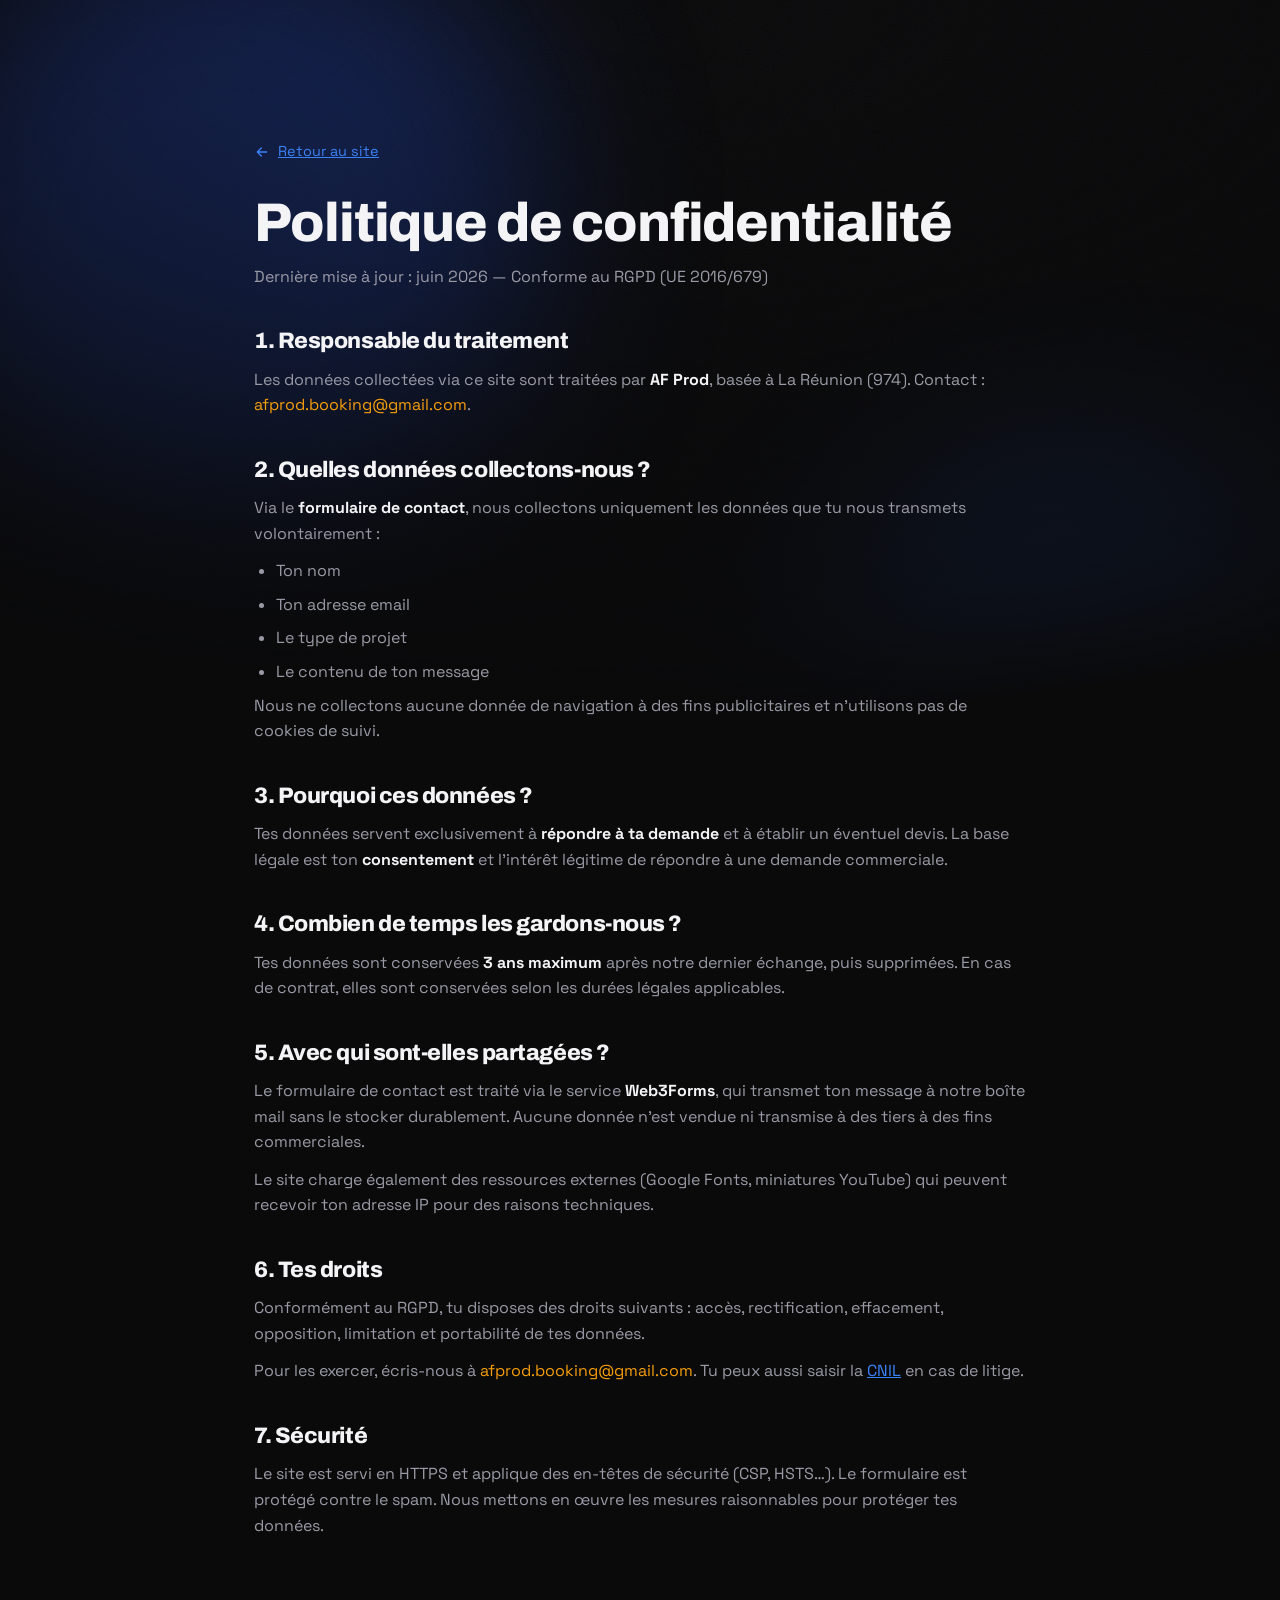
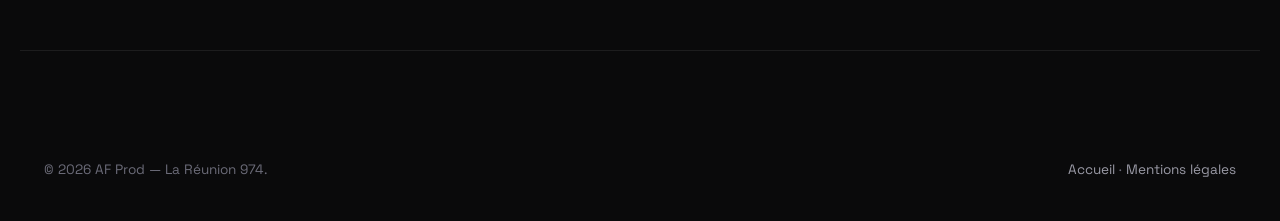
<file: confidentialite.html>
<!DOCTYPE html>
<html lang="fr">
<head>
  <meta charset="UTF-8" />
  <meta name="viewport" content="width=device-width, initial-scale=1.0" />
  <meta name="theme-color" content="#0A0A0B" />
  <title>Politique de confidentialité — AF Prod</title>
  <meta name="description" content="Politique de confidentialité et gestion des données personnelles du site AF Prod (RGPD)." />
  <meta name="robots" content="noindex, follow" />
  <link rel="canonical" href="https://af-prod.re/confidentialite.html" />
  <link rel="icon" type="image/svg+xml" href="image/favicon.svg" />
  <link rel="preconnect" href="https://fonts.googleapis.com" />
  <link rel="preconnect" href="https://fonts.gstatic.com" crossorigin />
  <link href="https://fonts.googleapis.com/css2?family=Archivo:wght@400;600;700;800;900&family=Space+Grotesk:wght@300;400;500;600;700&display=swap" rel="stylesheet" />
  <link rel="stylesheet" href="css/style.css?v=2" />
</head>
<body>
  <div class="aurora" aria-hidden="true">
    <span class="aurora__blob aurora__blob--1"></span>
    <span class="aurora__blob aurora__blob--2"></span>
  </div>
  <div class="grain" aria-hidden="true"></div>

  <main class="legal">
    <a href="index.html" class="legal__back">
      <svg width="16" height="16" viewBox="0 0 24 24" fill="none" stroke="currentColor" stroke-width="2" stroke-linecap="round" stroke-linejoin="round"><path d="M19 12H5M11 18l-6-6 6-6"/></svg>
      Retour au site
    </a>

    <h1>Politique de confidentialité</h1>
    <p class="legal__updated">Dernière mise à jour : juin 2026 — Conforme au RGPD (UE 2016/679)</p>

    <h2>1. Responsable du traitement</h2>
    <p>Les données collectées via ce site sont traitées par <strong>AF Prod</strong>, basée à La Réunion (974). Contact : <span class="todo">afprod.booking@gmail.com</span>.</p>

    <h2>2. Quelles données collectons-nous ?</h2>
    <p>Via le <strong>formulaire de contact</strong>, nous collectons uniquement les données que tu nous transmets volontairement :</p>
    <ul>
      <li>Ton nom</li>
      <li>Ton adresse email</li>
      <li>Le type de projet</li>
      <li>Le contenu de ton message</li>
    </ul>
    <p>Nous ne collectons aucune donnée de navigation à des fins publicitaires et n'utilisons pas de cookies de suivi.</p>

    <h2>3. Pourquoi ces données ?</h2>
    <p>Tes données servent exclusivement à <strong>répondre à ta demande</strong> et à établir un éventuel devis. La base légale est ton <strong>consentement</strong> et l'intérêt légitime de répondre à une demande commerciale.</p>

    <h2>4. Combien de temps les gardons-nous ?</h2>
    <p>Tes données sont conservées <strong>3 ans maximum</strong> après notre dernier échange, puis supprimées. En cas de contrat, elles sont conservées selon les durées légales applicables.</p>

    <h2>5. Avec qui sont-elles partagées ?</h2>
    <p>Le formulaire de contact est traité via le service <strong>Web3Forms</strong>, qui transmet ton message à notre boîte mail sans le stocker durablement. Aucune donnée n'est vendue ni transmise à des tiers à des fins commerciales.</p>
    <p>Le site charge également des ressources externes (Google Fonts, miniatures YouTube) qui peuvent recevoir ton adresse IP pour des raisons techniques.</p>

    <h2>6. Tes droits</h2>
    <p>Conformément au RGPD, tu disposes des droits suivants : accès, rectification, effacement, opposition, limitation et portabilité de tes données.</p>
    <p>Pour les exercer, écris-nous à <span class="todo">afprod.booking@gmail.com</span>. Tu peux aussi saisir la <a href="https://www.cnil.fr" target="_blank" rel="noopener">CNIL</a> en cas de litige.</p>

    <h2>7. Sécurité</h2>
    <p>Le site est servi en HTTPS et applique des en-têtes de sécurité (CSP, HSTS…). Le formulaire est protégé contre le spam. Nous mettons en œuvre les mesures raisonnables pour protéger tes données.</p>
  </main>

  <footer class="footer">
    <div class="footer__bottom">
      <p>© <span id="year">2026</span> AF Prod — La Réunion 974.</p>
      <p><a href="index.html" style="color:var(--muted)">Accueil</a> · <a href="mentions-legales.html" style="color:var(--muted)">Mentions légales</a></p>
    </div>
  </footer>

  <script>document.getElementById('year').textContent = new Date().getFullYear();</script>
</body>
</html>
</file>
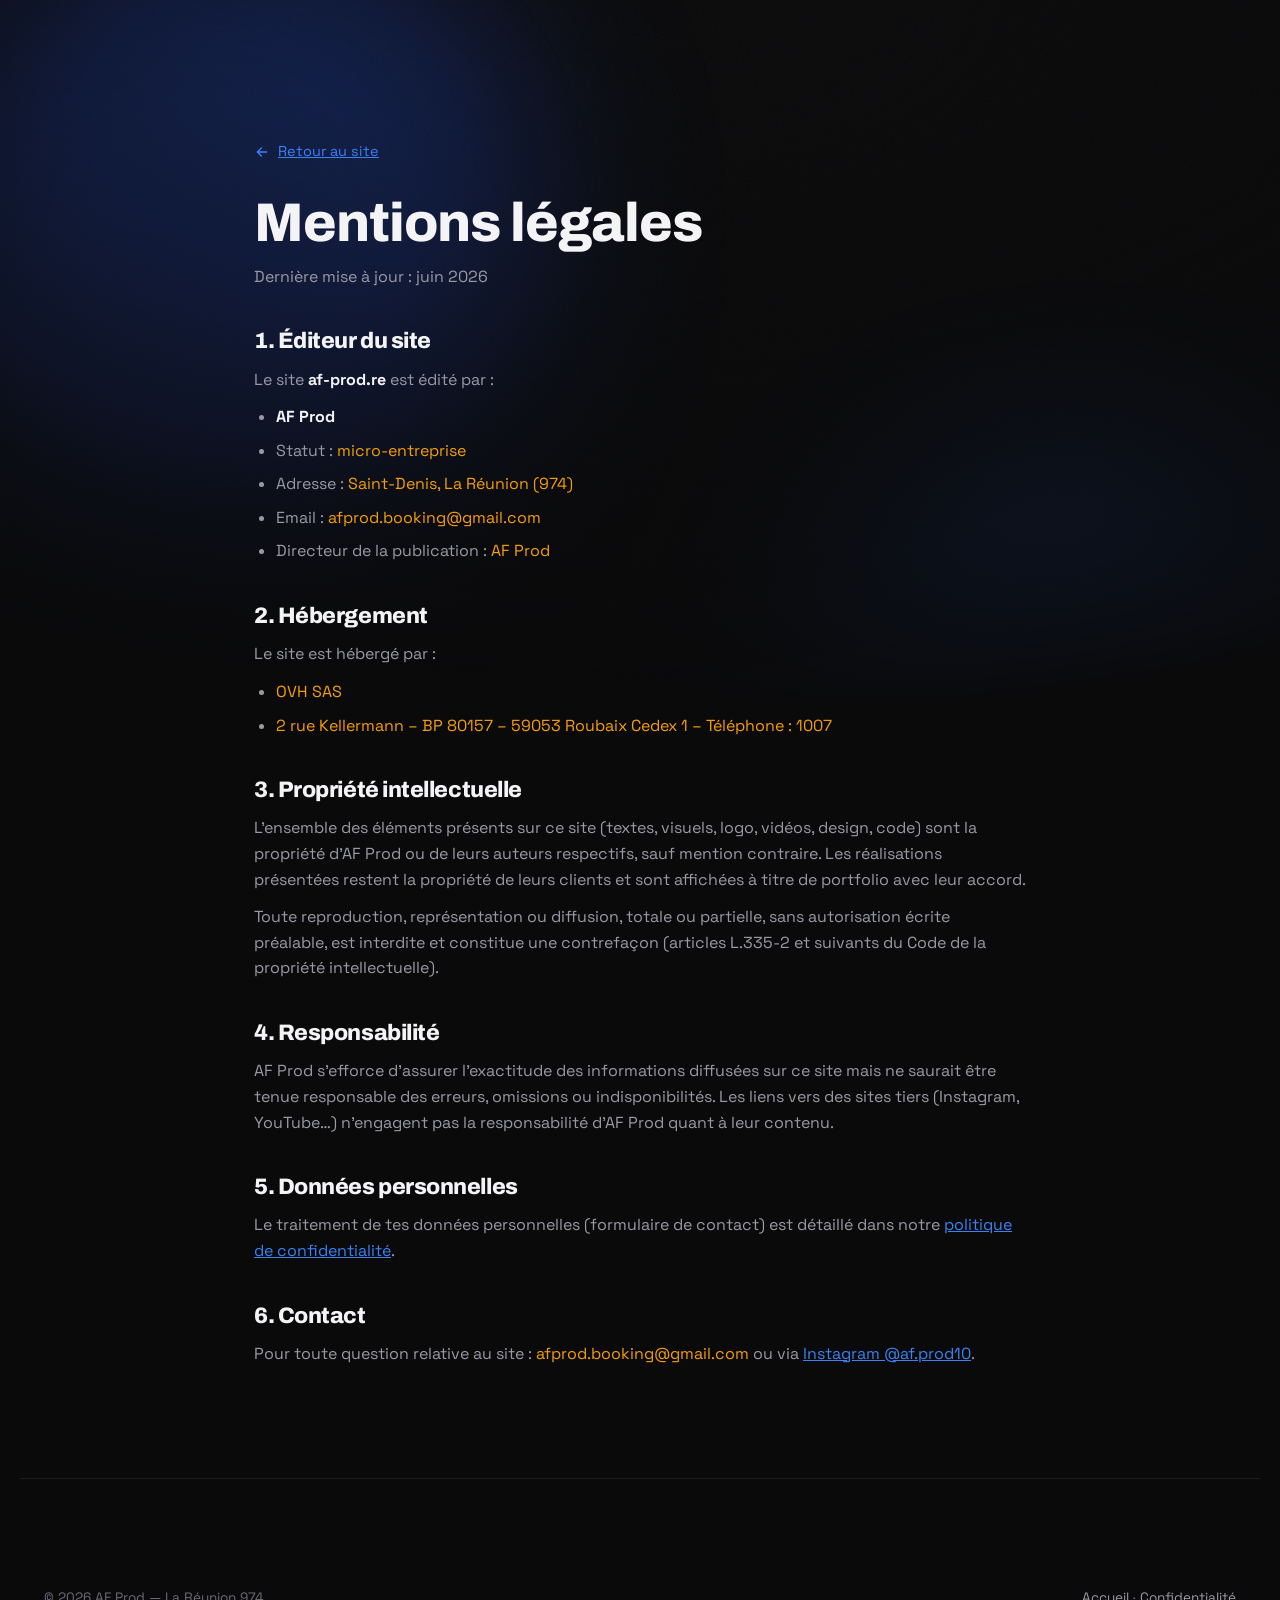
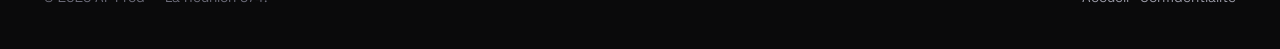
<file: mentions-legales.html>
<!DOCTYPE html>
<html lang="fr">
<head>
  <meta charset="UTF-8" />
  <meta name="viewport" content="width=device-width, initial-scale=1.0" />
  <meta name="theme-color" content="#0A0A0B" />
  <title>Mentions légales — AF Prod</title>
  <meta name="description" content="Mentions légales du site AF Prod, agence créative à La Réunion." />
  <meta name="robots" content="noindex, follow" />
  <link rel="canonical" href="https://af-prod.re/mentions-legales.html" />
  <link rel="icon" type="image/svg+xml" href="image/favicon.svg" />
  <link rel="preconnect" href="https://fonts.googleapis.com" />
  <link rel="preconnect" href="https://fonts.gstatic.com" crossorigin />
  <link href="https://fonts.googleapis.com/css2?family=Archivo:wght@400;600;700;800;900&family=Space+Grotesk:wght@300;400;500;600;700&display=swap" rel="stylesheet" />
  <link rel="stylesheet" href="css/style.css?v=2" />
</head>
<body>
  <div class="aurora" aria-hidden="true">
    <span class="aurora__blob aurora__blob--1"></span>
    <span class="aurora__blob aurora__blob--2"></span>
  </div>
  <div class="grain" aria-hidden="true"></div>

  <main class="legal">
    <a href="index.html" class="legal__back">
      <svg width="16" height="16" viewBox="0 0 24 24" fill="none" stroke="currentColor" stroke-width="2" stroke-linecap="round" stroke-linejoin="round"><path d="M19 12H5M11 18l-6-6 6-6"/></svg>
      Retour au site
    </a>

    <h1>Mentions légales</h1>
    <p class="legal__updated">Dernière mise à jour : juin 2026</p>

    <h2>1. Éditeur du site</h2>
    <p>Le site <strong>af-prod.re</strong> est édité par :</p>
    <ul>
      <li><strong>AF Prod</strong></li>
      <li>Statut : <span class="todo">micro-entreprise</span></li>
      <li>Adresse : <span class="todo">Saint-Denis, La Réunion (974)</span></li>
      <li>Email : <span class="todo">afprod.booking@gmail.com</span></li>
      <li>Directeur de la publication : <span class="todo">AF Prod</span></li>
    </ul>

    <h2>2. Hébergement</h2>
    <p>Le site est hébergé par :</p>
    <ul>
      <li><span class="todo">OVH SAS</span></li>
      <li><span class="todo">2 rue Kellermann – BP 80157 – 59053 Roubaix Cedex 1 – Téléphone : 1007</span></li>
    </ul>

    <h2>3. Propriété intellectuelle</h2>
    <p>L'ensemble des éléments présents sur ce site (textes, visuels, logo, vidéos, design, code) sont la propriété d'AF Prod ou de leurs auteurs respectifs, sauf mention contraire. Les réalisations présentées restent la propriété de leurs clients et sont affichées à titre de portfolio avec leur accord.</p>
    <p>Toute reproduction, représentation ou diffusion, totale ou partielle, sans autorisation écrite préalable, est interdite et constitue une contrefaçon (articles L.335-2 et suivants du Code de la propriété intellectuelle).</p>

    <h2>4. Responsabilité</h2>
    <p>AF Prod s'efforce d'assurer l'exactitude des informations diffusées sur ce site mais ne saurait être tenue responsable des erreurs, omissions ou indisponibilités. Les liens vers des sites tiers (Instagram, YouTube…) n'engagent pas la responsabilité d'AF Prod quant à leur contenu.</p>

    <h2>5. Données personnelles</h2>
    <p>Le traitement de tes données personnelles (formulaire de contact) est détaillé dans notre <a href="confidentialite.html">politique de confidentialité</a>.</p>

    <h2>6. Contact</h2>
    <p>Pour toute question relative au site : <span class="todo">afprod.booking@gmail.com</span> ou via <a href="https://www.instagram.com/af.prod10/" target="_blank" rel="noopener">Instagram @af.prod10</a>.</p>
  </main>

  <footer class="footer">
    <div class="footer__bottom">
      <p>© <span id="year">2026</span> AF Prod — La Réunion 974.</p>
      <p><a href="index.html" style="color:var(--muted)">Accueil</a> · <a href="confidentialite.html" style="color:var(--muted)">Confidentialité</a></p>
    </div>
  </footer>

  <script>document.getElementById('year').textContent = new Date().getFullYear();</script>
</body>
</html>
</file>
<file: css/style.css>
/* ============================================================
   AF PROD — Feuille de style
   Cinematic dark · electric blue · motion-driven
   ============================================================ */

/* ---------- Variables ---------- */
:root {
  --bg: #0A0A0B;
  --bg-soft: #111114;
  --surface: #16161B;
  --surface-2: #1C1C23;
  --line: rgba(255, 255, 255, 0.08);
  --line-strong: rgba(255, 255, 255, 0.16);

  --blue: #2563EB;
  --blue-bright: #3B82F6;
  --blue-glow: rgba(59, 130, 246, 0.45);
  --blue-soft: rgba(37, 99, 235, 0.12);

  --text: #F4F4F6;
  --muted: #9A9AA6;
  --muted-dim: #6B6B78;

  --font-head: 'Archivo', system-ui, sans-serif;
  --font-body: 'Space Grotesk', system-ui, sans-serif;

  --container: 1240px;
  --radius: 18px;
  --ease: cubic-bezier(0.22, 1, 0.36, 1);

  --z-aurora: 0;
  --z-content: 10;
  --z-nav: 50;
  --z-cursor: 90;
}

/* ---------- Reset ---------- */
*, *::before, *::after { box-sizing: border-box; margin: 0; padding: 0; }

html { scroll-behavior: smooth; -webkit-text-size-adjust: 100%; }

body {
  font-family: var(--font-body);
  background: var(--bg);
  color: var(--text);
  line-height: 1.6;
  overflow-x: hidden;
  -webkit-font-smoothing: antialiased;
  text-rendering: optimizeLegibility;
}

img { max-width: 100%; display: block; }
a { color: inherit; text-decoration: none; }
ul, ol { list-style: none; }
button { font-family: inherit; cursor: pointer; border: none; background: none; color: inherit; }
::selection { background: var(--blue); color: #fff; }

h1, h2, h3, h4 { font-family: var(--font-head); font-weight: 800; line-height: 1.04; letter-spacing: -0.02em; }

/* ---------- Conteneur / sections ---------- */
.section {
  max-width: var(--container);
  margin: 0 auto;
  padding: clamp(80px, 12vw, 160px) 24px;
  position: relative;
  z-index: var(--z-content);
}
.section__head { margin-bottom: clamp(40px, 6vw, 72px); }
.section__head--center { text-align: center; max-width: 720px; margin-inline: auto; }
.section__eyebrow {
  font-size: 0.8rem; letter-spacing: 0.28em; text-transform: uppercase;
  color: var(--blue-bright); font-weight: 600; margin-bottom: 18px;
}
.section__title { font-size: clamp(2.2rem, 6vw, 4.4rem); }
.section__lead { color: var(--muted); margin-top: 18px; font-size: 1.05rem; }

/* ============================================================
   FOND AURORA + GRAIN
   ============================================================ */
.aurora { position: fixed; inset: 0; z-index: var(--z-aurora); overflow: hidden; pointer-events: none; }
.aurora__blob {
  position: absolute; border-radius: 50%; filter: blur(90px); opacity: 0.5;
  will-change: transform;
}
.aurora__blob--1 { width: 50vw; height: 50vw; background: #1d3fae; top: -10%; left: -8%; animation: float1 22s ease-in-out infinite; }
.aurora__blob--2 { width: 42vw; height: 42vw; background: #2563EB; bottom: -12%; right: -6%; animation: float2 26s ease-in-out infinite; }
.aurora__blob--3 { width: 36vw; height: 36vw; background: #4f2ea8; top: 38%; left: 42%; opacity: 0.32; animation: float3 30s ease-in-out infinite; }
@keyframes float1 { 50% { transform: translate(8vw, 6vh) scale(1.12); } }
@keyframes float2 { 50% { transform: translate(-7vw, -5vh) scale(1.08); } }
@keyframes float3 { 50% { transform: translate(-5vw, 7vh) scale(1.16); } }

.grain {
  position: fixed; inset: 0; z-index: 1; pointer-events: none; opacity: 0.045;
  background-image: url("data:image/svg+xml,%3Csvg xmlns='http://www.w3.org/2000/svg' width='200' height='200'%3E%3Cfilter id='n'%3E%3CfeTurbulence type='fractalNoise' baseFrequency='0.85' numOctaves='3'/%3E%3C/filter%3E%3Crect width='100%25' height='100%25' filter='url(%23n)'/%3E%3C/svg%3E");
}

/* Voile qui assombrit le fond derrière le contenu */
body::before {
  content: ""; position: fixed; inset: 0; z-index: 2; pointer-events: none;
  background: radial-gradient(120% 80% at 50% 0%, transparent 0%, rgba(10,10,11,0.6) 60%, var(--bg) 100%);
}

/* ============================================================
   CURSEUR CUSTOM
   ============================================================ */
.cursor-dot, .cursor-ring { position: fixed; top: 0; left: 0; border-radius: 50%; pointer-events: none; z-index: var(--z-cursor); transform: translate(-50%, -50%); }
.cursor-dot { width: 6px; height: 6px; background: var(--blue-bright); }
.cursor-ring {
  width: 38px; height: 38px; border: 1px solid var(--line-strong);
  transition: width .25s var(--ease), height .25s var(--ease), background .25s, border-color .25s;
}
.cursor-ring.is-hover { width: 64px; height: 64px; background: var(--blue-soft); border-color: var(--blue-bright); }
@media (hover: none) { .cursor-dot, .cursor-ring { display: none; } }

/* ============================================================
   BARRE DE PROGRESSION
   ============================================================ */
.scroll-progress {
  position: fixed; top: 0; left: 0; height: 3px; width: 0%;
  background: linear-gradient(90deg, var(--blue), var(--blue-bright));
  z-index: var(--z-nav); box-shadow: 0 0 12px var(--blue-glow);
}

/* ============================================================
   NAVIGATION
   ============================================================ */
.nav {
  position: fixed; top: 0; left: 0; right: 0; z-index: var(--z-nav);
  display: flex; align-items: center; justify-content: space-between;
  padding: 18px clamp(20px, 4vw, 48px);
  transition: background .4s var(--ease), backdrop-filter .4s, border-color .4s, padding .4s;
  border-bottom: 1px solid transparent;
}
.nav.is-scrolled {
  background: rgba(10, 10, 11, 0.72); backdrop-filter: blur(16px);
  border-bottom-color: var(--line); padding-top: 12px; padding-bottom: 12px;
}
.nav__logo { display: flex; align-items: center; height: 38px; }
.nav__logo-img { height: 38px; width: auto; }
.nav__logo-fallback {
  display: none; align-items: baseline; font-family: var(--font-head); font-weight: 900;
  font-size: 1.5rem; letter-spacing: -0.04em; color: #fff;
}
.nav__logo-fallback span { color: var(--blue-bright); font-size: 0.7em; margin-left: 2px; }

.nav__links { display: flex; gap: 32px; }
.nav__links a {
  font-size: 0.92rem; color: var(--muted); font-weight: 500; position: relative; padding: 4px 0;
  transition: color .25s;
}
.nav__links a::after {
  content: ""; position: absolute; left: 0; bottom: -2px; width: 0; height: 1.5px;
  background: var(--blue-bright); transition: width .3s var(--ease);
}
.nav__links a:hover { color: var(--text); }
.nav__links a:hover::after { width: 100%; }

.nav__burger { display: none; flex-direction: column; gap: 5px; width: 28px; height: 22px; justify-content: center; }
.nav__burger span { display: block; height: 2px; width: 100%; background: var(--text); border-radius: 2px; transition: transform .3s var(--ease), opacity .3s; }
.nav__burger.is-open span:nth-child(1) { transform: translateY(7px) rotate(45deg); }
.nav__burger.is-open span:nth-child(2) { opacity: 0; }
.nav__burger.is-open span:nth-child(3) { transform: translateY(-7px) rotate(-45deg); }

/* Menu mobile */
.mobile-menu {
  position: fixed; inset: 0; z-index: 45; background: rgba(10,10,11,0.97); backdrop-filter: blur(20px);
  display: flex; flex-direction: column; align-items: center; justify-content: center; gap: 26px;
  opacity: 0; visibility: hidden; transition: opacity .35s var(--ease), visibility .35s;
}
.mobile-menu.is-open { opacity: 1; visibility: visible; }
.mobile-menu a { font-family: var(--font-head); font-size: 1.7rem; font-weight: 700; color: var(--text); }
.mobile-menu .btn { font-size: 1rem; margin-top: 12px; }

/* ============================================================
   BOUTONS
   ============================================================ */
.btn {
  display: inline-flex; align-items: center; gap: 10px; justify-content: center;
  padding: 14px 26px; border-radius: 100px; font-family: var(--font-head);
  font-weight: 600; font-size: 0.95rem; letter-spacing: -0.01em;
  transition: transform .3s var(--ease), background .3s, color .3s, box-shadow .3s, border-color .3s;
  will-change: transform; position: relative; overflow: hidden;
}
.btn--primary {
  background: var(--blue); color: #fff;
  box-shadow: 0 8px 30px -8px var(--blue-glow);
}
.btn--primary:hover { background: var(--blue-bright); box-shadow: 0 12px 40px -6px var(--blue-glow); }
.btn--ghost { border: 1px solid var(--line-strong); color: var(--text); }
.btn--ghost:hover { border-color: var(--blue-bright); background: var(--blue-soft); }

/* ============================================================
   HERO
   ============================================================ */
.hero {
  min-height: 100svh; display: flex; flex-direction: column; justify-content: center;
  gap: 24px;
  max-width: var(--container); margin: 0 auto; padding: 120px 24px 96px;
  position: relative; z-index: var(--z-content);
}
.hero__inner { min-width: 0; }
.hero__eyebrow {
  display: inline-flex; align-items: center; gap: 10px; align-self: flex-start;
  font-size: 0.82rem; letter-spacing: 0.18em; text-transform: uppercase;
  color: var(--muted); padding: 8px 16px; border: 1px solid var(--line);
  border-radius: 100px; background: rgba(255,255,255,0.02); margin-bottom: 28px;
}
.hero__eyebrow .dot { width: 7px; height: 7px; border-radius: 50%; background: var(--blue-bright); box-shadow: 0 0 10px var(--blue-bright); animation: pulse 2s infinite; }
@keyframes pulse { 50% { opacity: 0.35; } }

.hero__title { font-size: clamp(3.2rem, 12vw, 9rem); font-weight: 900; letter-spacing: -0.04em; }
.hero__title .line { display: block; overflow: hidden; }
.hero__title em { font-style: normal; color: var(--blue-bright); }
.hero__sub { max-width: 540px; margin-top: 28px; font-size: clamp(1rem, 2.4vw, 1.25rem); color: var(--muted); }
.hero__cta { display: flex; flex-wrap: wrap; gap: 16px; margin-top: 40px; }

.hero__meta { display: flex; gap: clamp(28px, 5vw, 64px); margin-top: 64px; flex-wrap: wrap; }
.hero__meta strong { display: block; font-family: var(--font-head); font-size: clamp(2rem, 4vw, 2.8rem); font-weight: 800; color: var(--text); }
.hero__meta span { font-size: 0.85rem; color: var(--muted-dim); letter-spacing: 0.04em; }

/* ---------- Logo 3D (showpiece) ---------- */
.hero__visual { display: grid; place-items: center; perspective: 1150px; min-height: 380px; margin-top: 4px; animation: logoFloat 7s ease-in-out infinite; }
.logo3d__stage { position: relative; width: min(440px, 76vw); aspect-ratio: 1; transform-style: preserve-3d; }
.logo3d__stage > * { position: absolute; inset: 0; }

/* Halo conique rotatif */
.logo3d__halo {
  border-radius: 50%; z-index: 0;
  background: conic-gradient(from 0deg, transparent 0%, var(--blue-bright) 16%, transparent 34%, transparent 56%, var(--blue) 72%, transparent 92%);
  -webkit-mask: radial-gradient(farthest-side, transparent 56%, #000 59%, #000 80%, transparent 83%);
  mask: radial-gradient(farthest-side, transparent 56%, #000 59%, #000 80%, transparent 83%);
  filter: blur(5px); opacity: 0.85; animation: spin 9s linear infinite;
}
/* Glow volumétrique bleu */
.logo3d__glow {
  border-radius: 50%; z-index: 0; transform: translateZ(-80px);
  background: radial-gradient(circle, rgba(59,130,246,0.55), rgba(37,99,235,0.16) 46%, transparent 66%);
  filter: blur(28px); animation: glowPulse 5s ease-in-out infinite;
}
/* Particules en orbite */
.logo3d__orbit { z-index: 1; animation: spin 16s linear infinite; }
.logo3d__orbit::before, .logo3d__orbit::after {
  content: ""; position: absolute; border-radius: 50%; background: var(--blue-bright);
  box-shadow: 0 0 18px 2px var(--blue-bright);
}
.logo3d__orbit::before { width: 9px; height: 9px; top: 4%; left: 52%; }
.logo3d__orbit::after { width: 6px; height: 6px; bottom: 7%; left: 42%; opacity: 0.8; }

.logo3d__scene { z-index: 2; transform-style: preserve-3d; will-change: transform; }
.logo3d__ring { border-radius: 50%; inset: 14%; border: 1px solid var(--line-strong); transform: translateZ(-26px); box-shadow: inset 0 0 50px rgba(59,130,246,0.18); }
.logo3d__plate { position: absolute; inset: 0; transform-style: preserve-3d; }

.logo3d__img {
  position: absolute; inset: 9%; width: 82%; height: 82%; object-fit: contain;
  transform: translateZ(72px);
  filter: drop-shadow(0 28px 44px rgba(0,0,0,0.62)) drop-shadow(0 0 30px rgba(59,130,246,0.5));
}
/* Reflet brillant qui balaie le logo (masqué à la forme du logo) */
.logo3d__shine {
  position: absolute; inset: 9%; transform: translateZ(74px); pointer-events: none;
  background: linear-gradient(105deg, transparent 40%, rgba(255,255,255,0.7) 49%, transparent 58%);
  background-size: 260% 100%; background-repeat: no-repeat;
  -webkit-mask: url(../image/logo-af.png) center / contain no-repeat;
  mask: url(../image/logo-af.png) center / contain no-repeat;
  animation: shine 4.8s ease-in-out infinite;
}
/* Ombre portée (profondeur) */
.logo3d__shadow {
  position: absolute; inset: 9%; width: 82%; height: 82%; object-fit: contain;
  transform: translateZ(-34px) scale(1.04); filter: brightness(0) blur(18px); opacity: 0.55;
}
/* Reflet miroir au sol */
.logo3d__reflection {
  inset: auto; bottom: -16%; left: 50%; width: 60%; height: 42%;
  transform: translateX(-50%) scaleY(-1); opacity: 0.2;
  -webkit-mask: linear-gradient(to top, rgba(0,0,0,0.8), transparent 72%);
  mask: linear-gradient(to top, rgba(0,0,0,0.8), transparent 72%);
}
.logo3d__reflection img { width: 100%; height: 100%; object-fit: contain; filter: blur(1px); }

@keyframes logoFloat { 50% { transform: translateY(-14px); } }
@keyframes glowPulse { 0%,100% { opacity: 0.9; transform: translateZ(-80px) scale(1); } 50% { opacity: 0.55; transform: translateZ(-80px) scale(1.1); } }
@keyframes spin { to { transform: rotate(360deg); } }
@keyframes shine { 0% { background-position: 230% 0; } 60%, 100% { background-position: -130% 0; } }

.hero__scroll { position: absolute; bottom: 28px; left: 50%; transform: translateX(-50%); display: flex; flex-direction: column; align-items: center; gap: 10px; color: var(--muted-dim); font-size: 0.72rem; letter-spacing: 0.2em; text-transform: uppercase; }
.hero__scroll-line { width: 1px; height: 46px; background: linear-gradient(var(--blue-bright), transparent); position: relative; overflow: hidden; }
.hero__scroll-line::after { content: ""; position: absolute; top: -50%; left: 0; width: 100%; height: 50%; background: var(--blue-bright); animation: scrollLine 2s infinite; }
@keyframes scrollLine { to { top: 100%; } }

/* ============================================================
   MARQUEE
   ============================================================ */
.marquee { overflow: hidden; border-block: 1px solid var(--line); padding: 22px 0; background: rgba(255,255,255,0.015); position: relative; z-index: var(--z-content); }
.marquee__track { display: flex; gap: 0; width: max-content; animation: marquee 26s linear infinite; }
.marquee__track span { font-family: var(--font-head); font-weight: 800; font-size: clamp(1.4rem, 3vw, 2.4rem); letter-spacing: -0.01em; color: var(--text); padding: 0 1rem; white-space: nowrap; opacity: 0.92; }
.marquee__track span:nth-child(even) { color: transparent; -webkit-text-stroke: 1px var(--muted-dim); }
@keyframes marquee { to { transform: translateX(-50%); } }

/* ============================================================
   SERVICES
   ============================================================ */
.services__grid { display: grid; grid-template-columns: repeat(3, 1fr); gap: 22px; }
.service-card {
  background: var(--surface); border: 1px solid var(--line); border-radius: var(--radius);
  padding: 36px 30px 32px; position: relative; overflow: hidden;
  transition: transform .4s var(--ease), border-color .4s, background .4s;
  transform-style: preserve-3d;
}
.service-card::before {
  content: ""; position: absolute; inset: 0; opacity: 0;
  background: radial-gradient(400px circle at var(--mx, 50%) var(--my, 0%), var(--blue-soft), transparent 60%);
  transition: opacity .4s;
}
.service-card:hover { border-color: var(--line-strong); background: var(--surface-2); }
.service-card:hover::before { opacity: 1; }
.service-card--featured { border-color: rgba(59,130,246,0.4); background: linear-gradient(160deg, rgba(37,99,235,0.14), var(--surface)); }
.service-card__num { font-family: var(--font-head); font-size: 0.8rem; color: var(--muted-dim); letter-spacing: 0.1em; }
.service-card__icon { width: 56px; height: 56px; border-radius: 14px; display: grid; place-items: center; background: var(--blue-soft); border: 1px solid var(--line); margin: 22px 0 24px; color: var(--blue-bright); }
.service-card__icon svg { width: 28px; height: 28px; }
.service-card h3 { font-size: 1.5rem; margin-bottom: 12px; }
.service-card p { color: var(--muted); font-size: 0.98rem; }
.service-card__tags { display: flex; flex-wrap: wrap; gap: 8px; margin-top: 22px; }
.service-card__tags li { font-size: 0.78rem; color: var(--muted); padding: 5px 12px; border: 1px solid var(--line); border-radius: 100px; }

/* ============================================================
   PARTENAIRES (social proof)
   ============================================================ */
.partners__marquee { overflow: hidden; margin-top: 56px; -webkit-mask-image: linear-gradient(90deg, transparent, #000 12%, #000 88%, transparent); mask-image: linear-gradient(90deg, transparent, #000 12%, #000 88%, transparent); }
.partners__track { display: flex; gap: 18px; width: max-content; animation: marquee 32s linear infinite; }
.partners__track:hover { animation-play-state: paused; }
.partner {
  display: flex; flex-direction: column; gap: 4px; min-width: 240px;
  padding: 26px 30px; background: var(--surface); border: 1px solid var(--line);
  border-radius: var(--radius); transition: transform .3s var(--ease), border-color .3s, background .3s;
}
.partner:hover { border-color: var(--blue-bright); background: var(--surface-2); transform: translateY(-4px); }
.partner__name { font-family: var(--font-head); font-weight: 700; font-size: 1.25rem; }
.partner__role { font-size: 0.85rem; color: var(--muted); }

.partners__track { align-items: stretch; }
.partner--spotify { min-width: 340px; gap: 12px; }
.partner--spotify:hover { transform: none; }
.partner__embed { display: block; width: 100%; border: 0; border-radius: 12px; margin-top: auto; min-height: 152px; background: #181818; }

/* ============================================================
   À PROPOS
   ============================================================ */
.about__grid { display: grid; grid-template-columns: 1fr 0.85fr; gap: clamp(40px, 6vw, 80px); align-items: center; }
.about__text { color: var(--muted); margin-top: 20px; font-size: 1.05rem; max-width: 480px; }
.about__cta { margin-top: 32px; }
.about__values { display: flex; flex-direction: column; gap: 16px; }
.about-value { display: flex; gap: 18px; padding: 24px; background: var(--surface); border: 1px solid var(--line); border-radius: var(--radius); transition: border-color .3s, background .3s; }
.about-value:hover { border-color: var(--line-strong); background: var(--surface-2); }
.about-value__icon { flex-shrink: 0; width: 46px; height: 46px; border-radius: 12px; display: grid; place-items: center; background: var(--blue-soft); color: var(--blue-bright); }
.about-value__icon svg { width: 22px; height: 22px; }
.about-value h3 { font-size: 1.15rem; margin-bottom: 6px; }
.about-value p { color: var(--muted); font-size: 0.92rem; }

/* ============================================================
   STICKY TEXT REVEAL
   ============================================================ */
.statement { max-width: 1100px; }
.statement__text {
  font-family: var(--font-head); font-weight: 800; font-size: clamp(1.8rem, 5.2vw, 4rem);
  line-height: 1.18; letter-spacing: -0.02em;
}
.statement__text .word { color: rgba(255,255,255,0.14); transition: color .3s var(--ease); display: inline-block; }
.statement__text .word.is-lit { color: var(--text); }
.statement__text .word.is-lit.accent { color: var(--blue-bright); }

/* ============================================================
   RÉALISATIONS — scroll horizontal
   ============================================================ */
.work { position: relative; z-index: var(--z-content); }
.work__sticky { position: sticky; top: 0; min-height: 100svh; display: flex; flex-direction: column; justify-content: center; overflow: hidden; padding: 60px 0; }
.work__head { max-width: var(--container); margin: 0 auto 36px; padding: 0 24px; width: 100%; display: flex; flex-wrap: wrap; align-items: flex-end; gap: 18px; }
.work__head .section__title { font-size: clamp(2rem, 5vw, 3.6rem); }
.work__insta { margin-left: auto; display: inline-flex; align-items: center; gap: 8px; font-weight: 600; color: var(--blue-bright); border: 1px solid var(--line-strong); padding: 10px 18px; border-radius: 100px; transition: background .3s, border-color .3s; }
.work__insta:hover { background: var(--blue-soft); border-color: var(--blue-bright); }
.work__track { display: flex; gap: 22px; padding: 0 24px; will-change: transform; }
.work-card { display: block; position: relative; flex: 0 0 clamp(280px, 38vw, 460px); height: clamp(380px, 56vh, 560px); border-radius: var(--radius); overflow: hidden; border: 1px solid var(--line); transition: border-color .4s; }
.work-card:hover { border-color: var(--blue-bright); }
.work-card__img { position: absolute; inset: 0; width: 100%; height: 100%; object-fit: cover; z-index: 1; transition: transform .6s var(--ease); }
.work-card:hover .work-card__img { transform: scale(1.06); }
.work-card__media { position: absolute; inset: 0; transition: transform .6s var(--ease); }
.work-card--a .work-card__media { background: linear-gradient(150deg, #1d3fae, #0b1736); }
.work-card--b .work-card__media { background: linear-gradient(150deg, #2563EB, #101a3a); }
.work-card--c .work-card__media { background: linear-gradient(150deg, #4f2ea8, #150d2e); }
.work-card--d .work-card__media { background: linear-gradient(150deg, #0e7490, #0a1f2b); }
.work-card--e .work-card__media { background: linear-gradient(150deg, #3b82f6, #1e1b4b); }
.work-card::after { content: ""; position: absolute; inset: 0; z-index: 2; background: linear-gradient(transparent 35%, rgba(0,0,0,0.78)); }
.work-card:hover .work-card__media { transform: scale(1.06); }
.work-card__info { position: absolute; left: 24px; bottom: 24px; right: 24px; z-index: 3; }
.work-card__cat { font-size: 0.78rem; letter-spacing: 0.12em; text-transform: uppercase; color: var(--blue-bright); font-weight: 600; }
.work-card__info h3 { font-size: 1.5rem; margin-top: 6px; }
.work-card__view {
  position: absolute; top: 20px; right: 20px; z-index: 3;
  display: inline-flex; align-items: center; gap: 6px;
  font-family: var(--font-head); font-weight: 600; font-size: 0.82rem; color: #fff;
  padding: 8px 14px; border-radius: 100px; background: rgba(37,99,235,0.85);
  backdrop-filter: blur(4px); opacity: 0; transform: translateY(-8px);
  transition: opacity .35s var(--ease), transform .35s var(--ease);
}
.work-card:hover .work-card__view { opacity: 1; transform: none; }

/* ============================================================
   PROCESS
   ============================================================ */
.process__steps { display: grid; grid-template-columns: repeat(4, 1fr); gap: 20px; counter-reset: step; }
.process-step { padding: 32px 24px; border-top: 2px solid var(--line); position: relative; }
.process-step::before { content: ""; position: absolute; top: -2px; left: 0; width: 0; height: 2px; background: var(--blue-bright); transition: width .8s var(--ease); }
.process-step.is-visible::before { width: 100%; }
.process-step__num { font-family: var(--font-head); font-weight: 800; font-size: 2.2rem; color: var(--blue-bright); display: block; margin-bottom: 16px; }
.process-step h3 { font-size: 1.3rem; margin-bottom: 10px; }
.process-step p { color: var(--muted); font-size: 0.95rem; }

/* ============================================================
   OFFRES
   ============================================================ */
.offers__grid { display: grid; grid-template-columns: repeat(3, 1fr); gap: 22px; align-items: stretch; }
.offer-card {
  background: var(--surface); border: 1px solid var(--line); border-radius: var(--radius);
  padding: 38px 32px; display: flex; flex-direction: column; position: relative;
  transition: transform .4s var(--ease), border-color .4s;
}
.offer-card:hover { transform: translateY(-6px); border-color: var(--line-strong); }
.offer-card--featured { border-color: rgba(59,130,246,0.45); background: linear-gradient(170deg, rgba(37,99,235,0.16), var(--surface)); box-shadow: 0 24px 60px -30px var(--blue-glow); }
.offer-card__badge { position: absolute; top: -13px; left: 32px; background: var(--blue); color: #fff; font-size: 0.74rem; font-weight: 600; letter-spacing: 0.04em; padding: 6px 14px; border-radius: 100px; font-family: var(--font-head); }
.offer-card__name { font-size: 1.6rem; }
.offer-card__desc { color: var(--muted); font-size: 0.95rem; margin-top: 6px; }
.offer-card__price { font-family: var(--font-head); font-weight: 800; font-size: 3rem; margin: 24px 0; letter-spacing: -0.03em; }
.offer-card__price .from { font-size: 0.9rem; font-weight: 500; color: var(--muted); vertical-align: middle; margin-right: 8px; font-family: var(--font-body); }
.offer-card__price .cur { font-size: 1.6rem; color: var(--blue-bright); }
.offer-card__price--quote { font-size: 2rem; color: var(--blue-bright); }
.offer-card__feat { display: flex; flex-direction: column; gap: 12px; margin-bottom: 32px; flex: 1; }
.offer-card__feat li { position: relative; padding-left: 28px; color: var(--muted); font-size: 0.95rem; }
.offer-card__feat li::before { content: "✦"; position: absolute; left: 0; color: var(--blue-bright); }
.offer-card__cta { width: 100%; }

/* ============================================================
   CONTACT
   ============================================================ */
.contact__inner { display: grid; grid-template-columns: 1fr 1.1fr; gap: clamp(40px, 6vw, 80px); }
.contact__lead { color: var(--muted); margin-top: 22px; max-width: 420px; }
.contact__points { display: flex; flex-direction: column; gap: 14px; margin-top: 32px; }
.contact__points li { display: flex; align-items: center; gap: 12px; color: var(--text); font-size: 0.98rem; }
.contact__points svg { width: 18px; height: 18px; color: var(--blue-bright); flex-shrink: 0; }

.contact__form { background: var(--surface); border: 1px solid var(--line); border-radius: var(--radius); padding: clamp(28px, 4vw, 44px); }
.field { margin-bottom: 22px; }
.field label { display: block; font-size: 0.85rem; color: var(--muted); margin-bottom: 8px; font-weight: 500; }
.field input, .field select, .field textarea {
  width: 100%; padding: 14px 16px; background: var(--bg-soft); border: 1px solid var(--line);
  border-radius: 12px; color: var(--text); font-family: inherit; font-size: 1rem; transition: border-color .25s, background .25s;
}
.field input::placeholder, .field textarea::placeholder { color: var(--muted-dim); }
.field input:focus, .field select:focus, .field textarea:focus { outline: none; border-color: var(--blue-bright); background: var(--surface); }
.field select { appearance: none; background-image: url("data:image/svg+xml,%3Csvg xmlns='http://www.w3.org/2000/svg' width='14' height='14' fill='none' stroke='%239A9AA6' stroke-width='2'%3E%3Cpath d='m3 5 4 4 4-4'/%3E%3C/svg%3E"); background-repeat: no-repeat; background-position: right 16px center; }
.field textarea { resize: vertical; min-height: 110px; }
.field.is-error input, .field.is-error select, .field.is-error textarea { border-color: #ef4444; }
.field__error { display: block; color: #f87171; font-size: 0.8rem; margin-top: 6px; min-height: 1em; }
.contact__submit { width: 100%; margin-top: 6px; }
.contact__success { margin-top: 18px; color: var(--blue-bright); font-weight: 600; text-align: center; }
.contact__formerror { margin-top: 18px; color: #f87171; font-weight: 600; text-align: center; }
.contact__legal { margin-top: 16px; font-size: 0.8rem; color: var(--muted-dim); text-align: center; }
.contact__legal a { color: var(--muted); text-decoration: underline; }
.contact__legal a:hover { color: var(--blue-bright); }
/* Honeypot anti-spam — invisible et hors flux */
.hp-field { position: absolute !important; left: -9999px !important; width: 1px; height: 1px; opacity: 0; pointer-events: none; }

/* ============================================================
   PAGES LÉGALES
   ============================================================ */
.legal { max-width: 820px; margin: 0 auto; padding: 140px 24px 100px; position: relative; z-index: var(--z-content); }
.legal__back { display: inline-flex; align-items: center; gap: 8px; color: var(--muted); font-size: 0.9rem; margin-bottom: 32px; transition: color .25s; }
.legal__back:hover { color: var(--blue-bright); }
.legal h1 { font-size: clamp(2.2rem, 6vw, 3.4rem); margin-bottom: 12px; }
.legal__updated { color: var(--muted-dim); font-size: 0.85rem; margin-bottom: 48px; }
.legal h2 { font-size: 1.4rem; margin: 40px 0 14px; color: var(--text); }
.legal p, .legal li { color: var(--muted); margin-bottom: 12px; font-size: 1rem; }
.legal ul { padding-left: 22px; }
.legal li { list-style: disc; margin-bottom: 8px; }
.legal a { color: var(--blue-bright); text-decoration: underline; }
.legal strong { color: var(--text); }
.legal .todo { color: #f59e0b; }

/* ============================================================
   FOOTER
   ============================================================ */
.footer { max-width: var(--container); margin: 0 auto; padding: 80px 24px 40px; position: relative; z-index: var(--z-content); border-top: 1px solid var(--line); }
.footer__top { display: flex; flex-wrap: wrap; justify-content: space-between; gap: 24px; margin-bottom: 56px; }
.footer__logo { font-family: var(--font-head); font-weight: 900; font-size: 2.4rem; letter-spacing: -0.04em; }
.footer__logo span { color: var(--blue-bright); font-size: 0.7em; }
.footer__tagline { color: var(--muted); text-align: right; }
.footer__grid { display: grid; grid-template-columns: repeat(3, 1fr); gap: 32px; padding-bottom: 48px; border-bottom: 1px solid var(--line); }
.footer__nav h4 { font-size: 0.85rem; letter-spacing: 0.1em; text-transform: uppercase; color: var(--muted-dim); margin-bottom: 18px; font-weight: 600; }
.footer__nav a { display: block; color: var(--muted); padding: 6px 0; transition: color .25s; }
.footer__nav a:hover { color: var(--blue-bright); }
.footer__bottom { display: flex; flex-wrap: wrap; justify-content: space-between; gap: 12px; padding-top: 28px; color: var(--muted-dim); font-size: 0.85rem; }
.footer__legal { display: flex; gap: 20px; }
.footer__legal a { color: var(--muted-dim); transition: color .25s; }
.footer__legal a:hover { color: var(--blue-bright); }

/* ============================================================
   ANIMATIONS REVEAL
   ============================================================ */
[data-reveal] { opacity: 0; transform: translateY(34px); transition: opacity .8s var(--ease), transform .8s var(--ease); }
[data-reveal].is-visible { opacity: 1; transform: none; }
.hero__title .line[data-reveal] { transform: translateY(110%); }
.hero__title .line[data-reveal].is-visible { transform: none; }

/* ============================================================
   RESPONSIVE
   ============================================================ */
@media (max-width: 980px) {
  .services__grid, .offers__grid, .process__steps { grid-template-columns: 1fr 1fr; }
  .contact__inner { grid-template-columns: 1fr; }
  .nav__links, .nav__cta { display: none; }
  .nav__burger { display: flex; }
  .hero__visual { min-height: 300px; }
  .logo3d__stage { width: min(300px, 70vw); }
  .about__grid { grid-template-columns: 1fr; }
}
@media (max-width: 640px) {
  .services__grid, .offers__grid, .process__steps, .footer__grid { grid-template-columns: 1fr; }
  .hero__meta { gap: 24px; }
  .footer__tagline { text-align: left; }
  /* Mobile : on garde l'effet de scroll horizontal (JS), mais les cartes
     remplissent l'écran pour éviter le vide au-dessus/en-dessous. */
  .work__sticky { padding: 20px 0; }
  .work__head { margin-bottom: 20px; }
  .work-card { flex-basis: 80vw; height: clamp(320px, calc(100svh - 200px), 560px); }
}

/* ============================================================
   ACCESSIBILITÉ — reduced motion
   ============================================================ */
@media (prefers-reduced-motion: reduce) {
  *, *::before, *::after { animation-duration: 0.001ms !important; animation-iteration-count: 1 !important; transition-duration: 0.001ms !important; scroll-behavior: auto !important; }
  [data-reveal] { opacity: 1 !important; transform: none !important; }
  .statement__text .word { color: var(--text); }
  .cursor-dot, .cursor-ring { display: none; }
}

/* Focus visible — accessibilité clavier */
a:focus-visible, button:focus-visible, input:focus-visible, select:focus-visible, textarea:focus-visible {
  outline: 2px solid var(--blue-bright); outline-offset: 3px; border-radius: 6px;
}
</file>
